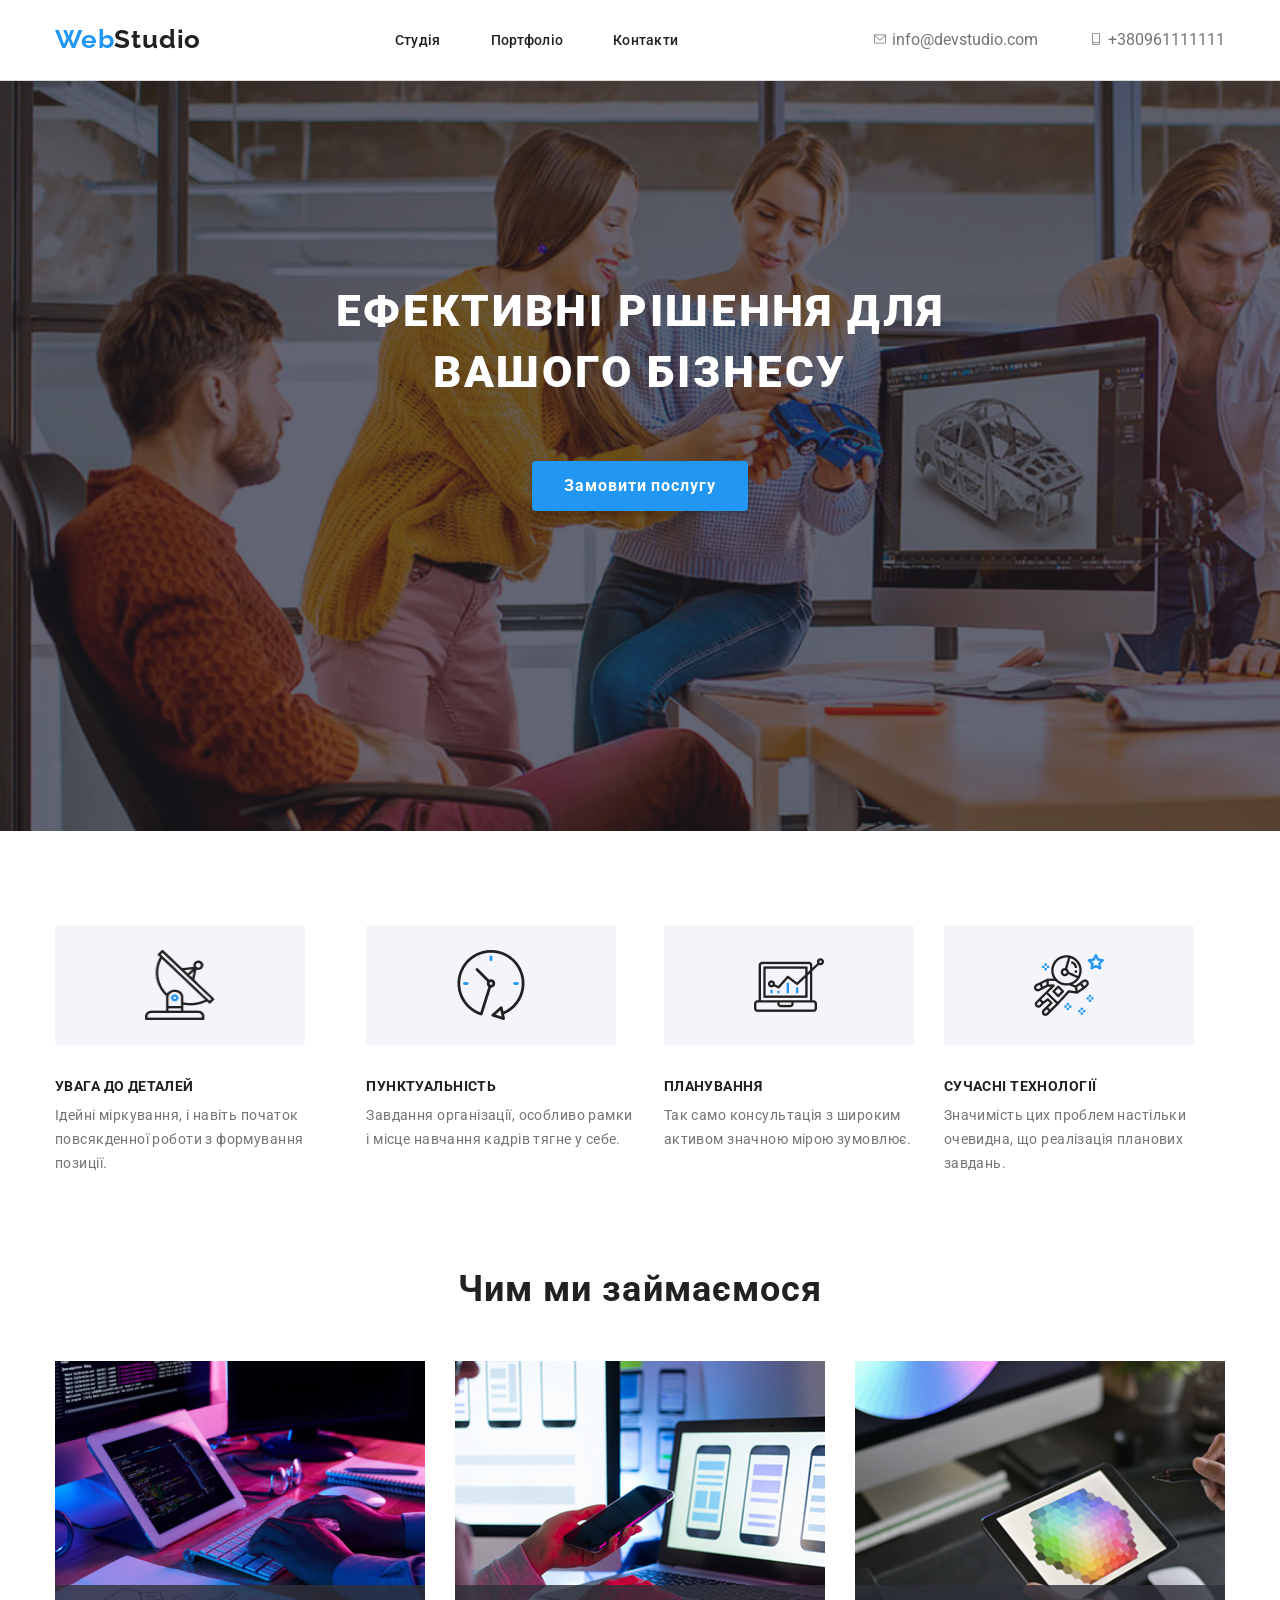
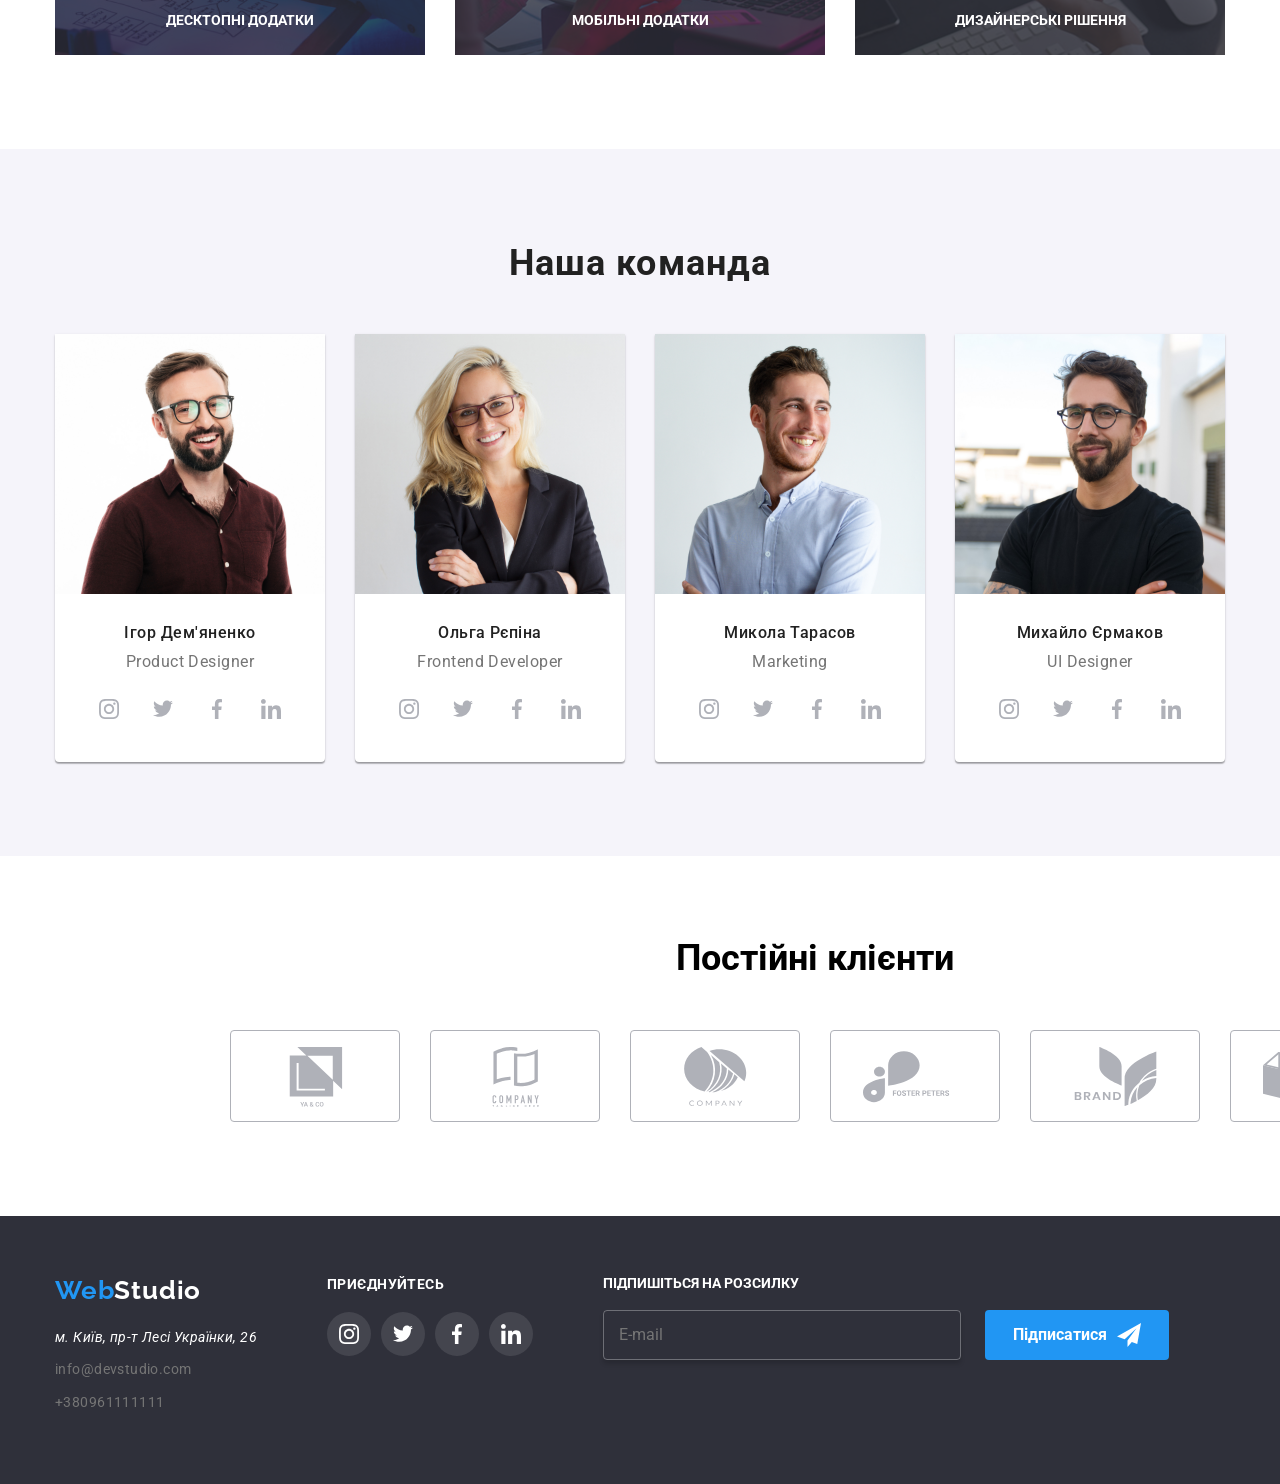
<file: index.html>
<!DOCTYPE html>
<html lang="en">
  <head>
    <meta charset="UTF-8" />
    <meta name="viewport" content="width=device-width, initial-scale=1.0" />
    <title>Document</title>
     <link
    rel="stylesheet"
    href="https://cdnjs.cloudflare.com/ajax/libs/animate.css/4.1.1/animate.min.css"
  />
    <link rel="preconnect" href="https://fonts.googleapis.com" />
    <link rel="preconnect" href="https://fonts.gstatic.com" crossorigin />
    <link
      href="https://fonts.googleapis.com/css2?family=Raleway:ital,wght@0,100..900;1,100..900&family=Roboto:ital,wght@0,100..900;1,100..900&display=swap"
      rel="stylesheet"
    />
    <link
      rel="stylesheet"
      href="https://cdnjs.cloudflare.com/ajax/libs/modern-normalize/3.0.1/modern-normalize.min.css"
      integrity="sha512-q6WgHqiHlKyOqslT/lgBgodhd03Wp4BEqKeW6nNtlOY4quzyG3VoQKFrieaCeSnuVseNKRGpGeDU3qPmabCANg=="
      crossorigin="anonymous"
      referrerpolicy="no-referrer"
    />
    <link rel="stylesheet" href="./css/main.min.css" />
  </head>
  <body>
    <header class="page-header">
      <div class="container">
      <a class="page-header__logo animate__animated animate__fadeInUp" href="./"><span class="logo-blue">Web</span>Studio</a>
      <nav class="header-nav">
        <ul class="page-header__list">
          <li class="page-header__item">
            <a href="./" class="page-header__link page-header__link--active">Студія</a>
          </li>
          <li class="page-header__item">
            <a href="./portfolio.html" class="page-header__link">Портфоліо</a>
          </li>
          <li class="page-header__item">
            <a href="./" class="page-header__link">Контакти</a>
          </li>
        </ul>
      </nav>
      <address class="page-header__address">
        <ul class="page-header__list">

          <li class="page-header__item">
             <a href="./" class="page-header__contact">
            <svg class="page-header__icon-wrap">
              <use class="page-header__icon" href="./img/symbol-defs.svg#icon-email"></use>
            </svg>
            info@devstudio.com
             </a>

          </li>
          <li class="page-header__item">
            <a href="./" class="page-header__contact">
             <svg class="page-header__icon-wrap">
              <use class="page-header__icon" href="./img/symbol-defs.svg#icon-number"></use>
            </svg>
            +380961111111
          </a>
          </li>
        
        </ul>
      </address>
    </div>
    </header>

    <main>
      <section class="hero">
        <div class="container">
        <h1 class="hero-title">Ефективні рішення для вашого бізнесу</h1>
        <div class="hero-btn ">
          <button  class="btn animate__animated animate__pulse animate__infinite" data-modal-open type="button">Замовити послугу</button>
          <div class="backdrop is-hidden" data-modal>
            <div class="modal">
            <button class="modal-close" data-modal-close >X</button>
            <p class="modal-text">Залиште свої дані, ми вам передзвонимо</p>
            <form action="form">
              <label for="form-label">
                <p class="form-input-text">Имя</p>
                <div class="input-wrap">
                <input class="form-input" type="text" placeholder="">
                <svg class="form-svg" width="18" height="18">
                <use href="./img/symbol-defsmodal.svg#icon-name"></use>
              </svg>
            </div>
              </label>

              <label for="form-label">
                <p class="form-input-text">Телефон</p>
               <div class="input-wrap">
                <input class="form-input" type="tel" placeholder="">
                <svg class="form-svg" width="18" height="18">
                <use href="./img/symbol-defsmodal.svg#icon-number"></use>
              </svg>
              </div>
              </label>
            

               <label for="form-label">
                <div class="input-wrap">
                <p class="form-input-text">Пошта</p>
                <input class="form-input" type="email" placeholder="">
                <svg class="form-svg" width="18" height="18">
                <use href="./img/symbol-defsmodal.svg#icon-email2"></use>
              </svg>
            </div>
              </label>
            

               <label for="form-label">
                <p class="form-input-text">Коментар</p>
                <input class="form-textarea" placeholder="Введіть текст">
               </label>
                

               <label class="form-checkbox">
                <input type="checkbox"> Погоджуюся з розсилкою та приймаю <a href="#">Умови договору</a>
               </label>

               <button type="submit" class="btn">
               Відправити
               </button>
            </form>
          </div>
          </div>
        </div>
      </div>
      </section>

      <section class="details">
        <div  class="container">
        <ul class="details-list">
          <li class="details-item">
            <h3 class="details-subtitle">УВАГА ДО ДЕТАЛЕЙ</h3>
            <p class="details-text">
              Ідейні міркування, і навіть початок повсякденної роботи з
              формування позиції.
            </p>
          </li>
          <li class="details-item">
            <h3 class="details-subtitle">ПУНКТУАЛЬНІСТЬ</h3>
            <p class="details-text">
              Завдання організації, особливо рамки і місце навчання кадрів тягне
              у себе.
            </p>
          </li>
          <li class="details-item">
            <h3 class="details-subtitle">ПЛАНУВАННЯ</h3>
            <p class="details-text">
              Так само консультація з широким активом значною мірою зумовлює.
            </p>
          </li>
          <li class="details-item">
            <h3 class="details-subtitle">СУЧАСНІ ТЕХНОЛОГІЇ</h3>
            <p class="details-text">
              Значимість цих проблем настільки очевидна, що реалізація планових
              завдань.
            </p>
          </li>
        </ul>
      </div>
      </section>

      <section class="srv">
        <div class="container">
        <h2 class="srv-subtitle">Чим ми займаємося</h2>
        <ul class="srv-list">
          <li class="srv-item">
            <img class="srv-img" src="./img/computer.jpg" alt="computer" />
            <p class="srv-text">Десктопні додатки</p>
          </li>
          <li class="srv-item">
            <img class="srv-img" src="./img/mobile.jpg" alt="mobile" />
            <p class="srv-text">Мобільні додатки</p>
          </li>
          <li class="srv-item">
            <img class="srv-img" src="./img/planshet.jpg" alt="planshet" />
            <p class="srv-text">Дизайнерські рішення</p>
          </li>
        </ul>
      </section>
      <section class="team">
        <div class="container">
        <h2 class="team-title">Наша команда</h2>
        <ul class="team-list">
          <li class="team-item">
            <img class="team-img" src="./img/Igor.jpg" alt="men" />
            <h3 class="team-name">Ігор Дем'яненко</h3>
            <p class="team-role">Product Designer</p>
            <div class="team-icons">
              <div class="team-social">
             <svg class="team-icons-svg">
              <use class="icon" href="./img/symbol-defs.svg#icon-instagram"></use>
            </svg>
          </div>
            <div class="team-social">
            <svg class="team-icons-svg">
              <use class="icon" href="./img/symbol-defs.svg#icon-twitter"></use>
            </svg>
          </div>
            <div class="team-social">
            <svg class="team-icons-svg">
              <use class="icon" href="./img/symbol-defs.svg#icon-facebook"></use>
            </svg>
          </div>
            <div class="team-social">
            <svg class="team-icons-svg">
              <use class="icon" href="./img/symbol-defs.svg#icon-in"></use>
            </svg>
          </div>
          </div>



          </li>
          <li class="team-item">
            <img class="team-img" src="./img/Olga.jpg" alt="woman" />
            <h3 class="team-name">Ольга Рєпіна</h3>
            <p class="team-role">Frontend Developer</p>
            <div class="team-icons">
              <div class="team-social">
             <svg class="team-icons-svg">
              <use class="icon" href="./img/symbol-defs.svg#icon-instagram"></use>
            </svg>
          </div>
            <div class="team-social">
            <svg class="team-icons-svg">
              <use class="icon" href="./img/symbol-defs.svg#icon-twitter"></use>
            </svg>
          </div>
            <div class="team-social">
            <svg class="team-icons-svg">
              <use class="icon" href="./img/symbol-defs.svg#icon-facebook"></use>
            </svg>
          </div>
            <div class="team-social">
            <svg class="team-icons-svg">
              <use class="icon" href="./img/symbol-defs.svg#icon-in"></use>
            </svg>
          </div>
          </div>
          <li class="team-item">
            <img class="team-img" src="./img/Mykola.jpg" alt="men" />
            <h3 class="team-name">Микола Тарасов</h3>
            <p class="team-role">Marketing</p>
            <div class="team-icons">
              <div class="team-social">
             <svg class="team-icons-svg">
              <use class="icon" href="./img/symbol-defs.svg#icon-instagram"></use>
            </svg>
          </div>
            <div class="team-social">
            <svg class="team-icons-svg">
              <use class="icon" href="./img/symbol-defs.svg#icon-twitter"></use>
            </svg>
          </div>
            <div class="team-social">
            <svg class="team-icons-svg">
              <use class="icon" href="./img/symbol-defs.svg#icon-facebook"></use>
            </svg>
          </div>
            <div class="team-social">
            <svg class="team-icons-svg">
              <use class="icon" href="./img/symbol-defs.svg#icon-in"></use>
            </svg>
          </div>
          </div>
          </li>
          <li class="team-item">
            <img class="team-img" src="./img/Myxaulo.jpg" alt="men" />
            <h3 class="team-name">Михайло Єрмаков</h3>
            <p class="team-role">UI Designer</p>
            <div class="team-icons">
              <div class="team-social">
             <svg class="team-icons-svg">
              <use class="icon" href="./img/symbol-defs.svg#icon-instagram"></use>
            </svg>
          </div>
            <div class="team-social">
            <svg class="team-icons-svg">
              <use class="icon" href="./img/symbol-defs.svg#icon-twitter"></use>
            </svg>
          </div>
            <div class="team-social">
            <svg class="team-icons-svg">
              <use class="icon" href="./img/symbol-defs.svg#icon-facebook"></use>
            </svg>
          </div>
            <div class="team-social">
            <svg class="team-icons-svg">
              <use class="icon" href="./img/symbol-defs.svg#icon-in"></use>
            </svg>
          </div>
          </div>
          </li>
        </ul>
      </div>
    </div>
      </section>
<section class="clients">
  <div class="container">
    <h2 class="clients-title">Постійні клієнти</h2>
    <ul class="clients-list">
      <li class="clients-item">
        <svg class="clients-icon">
          <use class="clients-icon animate__animated animate__heartBeat" href="./img/symbol-defs-clients.svg#icon-yaco"></use>
        </svg>
      </li>
      <li class="clients-item">
        <svg class="clients-icon">
          <use class="clients-icon animate__animated animate__heartBeat" href="./img/symbol-defs-clients.svg#icon-companytagline2"></use>
        </svg>
      </li>
      <li class="clients-item">
        <svg class="clients-icon">
          <use class="clients-icon animate__animated animate__heartBeat" href="./img/symbol-defs-clients.svg#icon-company"></use>
        </svg>
      </li>
      <li class="clients-item">
        <svg class="clients-icon">
          <use class="clients-icon animate__animated animate__heartBeat" href="./img/symbol-defs-clients.svg#icon-foster"></use>
        </svg>
      </li>
      <li class="clients-item">
        <svg class="clients-icon">
          <use class="clients-icon animate__animated animate__heartBeat" href="./img/symbol-defs-clients.svg#icon-brand"></use>
        </svg>
      </li>
      <li class="clients-item">
        <svg class="clients-icon">
          <use class="clients-icon animate__animated animate__heartBeat" href="./img/symbol-defs-clients.svg#icon-companytagline"></use>
        </svg>
      </li>
    </ul>
  </div>
</section>
    </main>

    <footer class="page-footer">
      <div class="container">
        <div class="footer-contacts">
        <div class="page-footer__logo-wrap">
      <a class="page-footer__logo" href="./">Web<span class="logo-white">Studio</span></a>
    </div>
      <ul class="page-footer__list">
        <li class="page-footer__item">
          <address class="page-footer__address">
            м. Київ, пр-т Лесі Українки, 26
          </address>
        </li>
        <li class="page-footer__item">
          <a class="page-footer__link" href="mailto:info@devstudio.com"
            >info@devstudio.com</a
          >
        </li>
        <li class="page-footer__item">
          <a class="page-footer__link" href="tel:+380961111111">+380961111111</a>
        </li>
      </ul>
       </div>
       <div>
        <p class="page-footer__title">ПРИЄДНУЙТЕСЬ</p>
        <div class="page-footer__social-list">
          <div class="page-footer__social-item">
        <svg class="page-footer__social-icon">
              <use class="footer-icon" href="./img/symbol-defs.svg#icon-instagram"></use>
            </svg>
          </div>
          <div class="page-footer__social-item" >
            <svg class="page-footer__social-icon">
              <use class="footer-icon" href="./img/symbol-defs.svg#icon-twitter"></use>
            </svg>
          </div>
          <div class="page-footer__social-item">
            <svg class="page-footer__social-icon">
              <use class="footer-icon" href="./img/symbol-defs.svg#icon-facebook"></use>
            </svg>
          </div>
          <div class="page-footer__social-item">
            <svg class="page-footer__social-icon">
              <use class="footer-icon" href="./img/symbol-defs.svg#icon-in"></use>
            </svg>
          </div>
          </div>
        </div>
          <div class="page-footer__form">
            <p class="page-footer__form-title">Підпишіться на розсилку</p>
           <div class="page-footer__form-wrap">
              <input type="email" class="page-footer__email" placeholder="E-mail">
              <button class="page-footer__button">Підписатися<svg class="page-footer__button-icon"><use href="./img/symbol-defsmodal.svg#icon-telegramicon"></use></svg></button> 
          </div>
        
    </div>
    </footer>
     <script src="./js/modal.js"></script>
  </body>
</html>
</file>
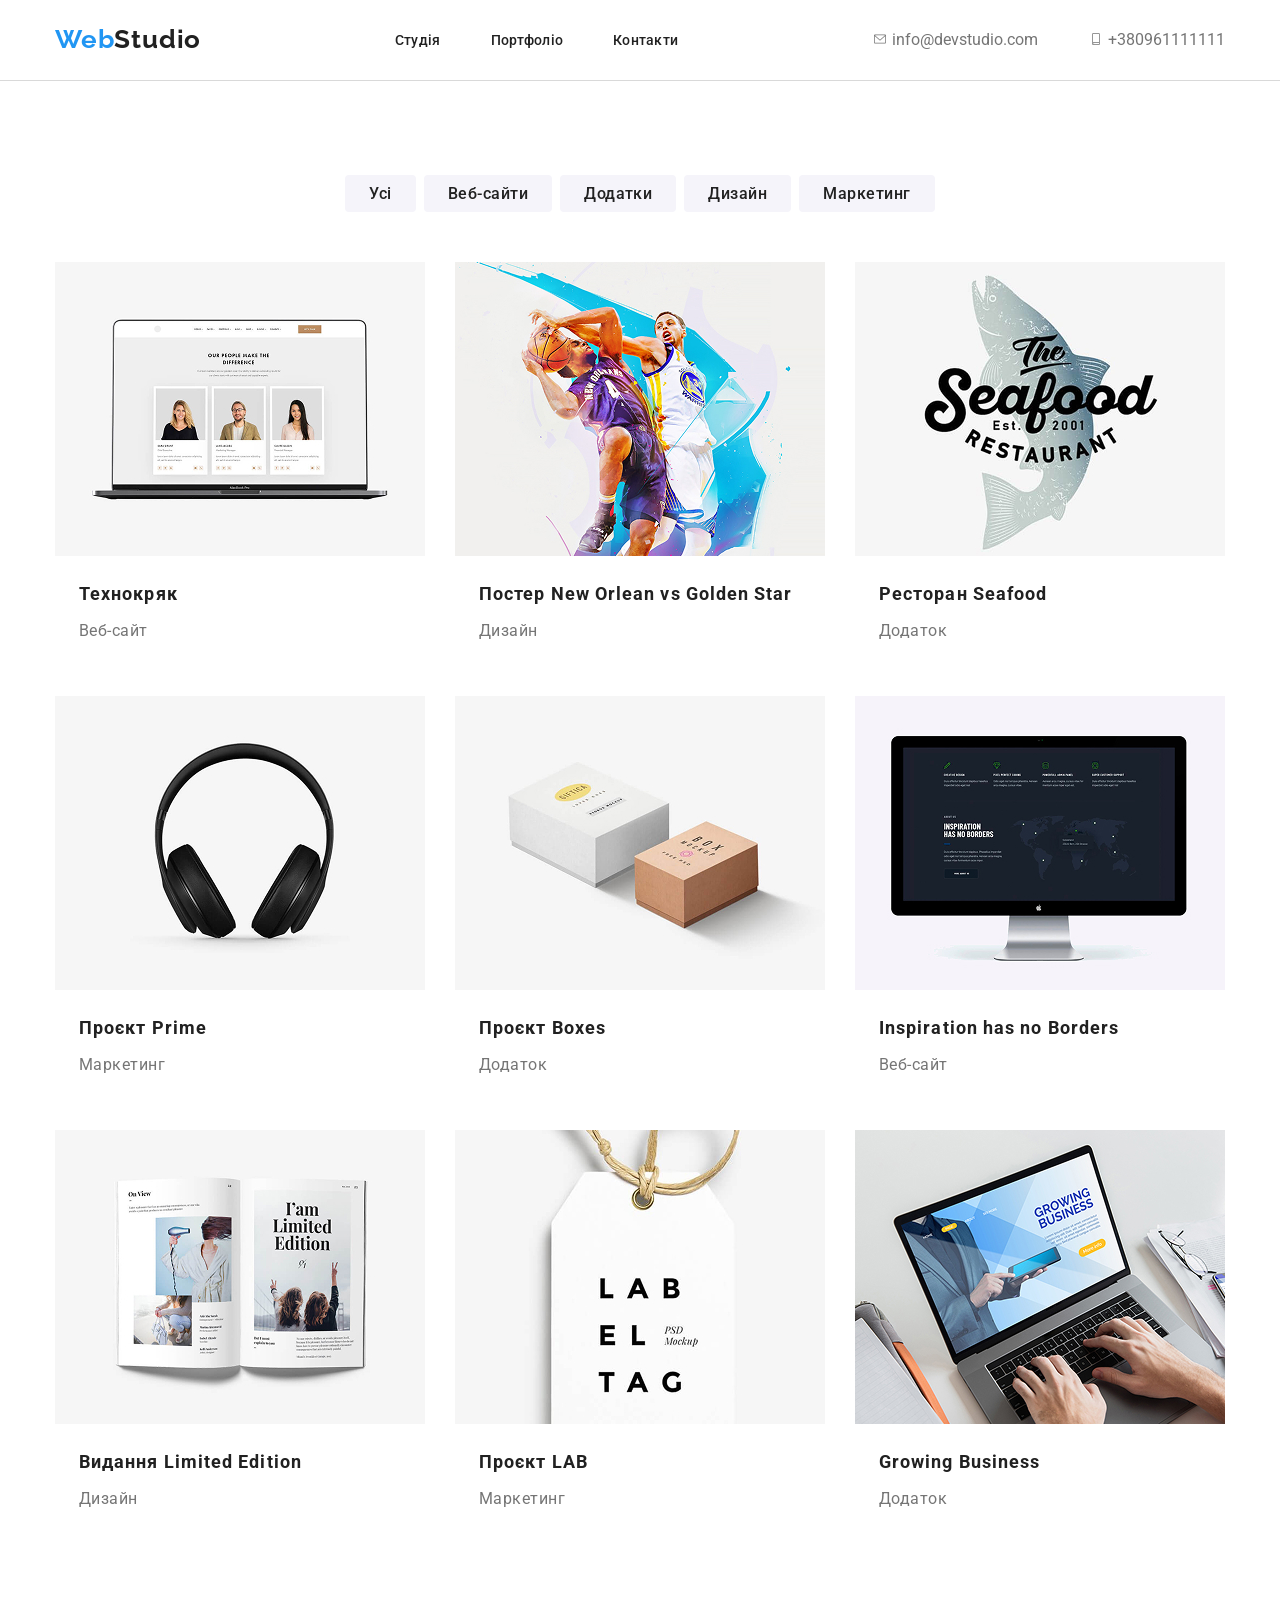
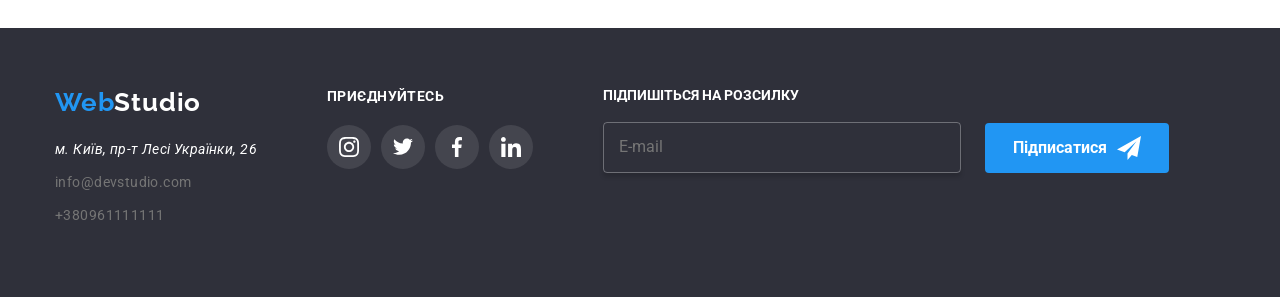
<file: portfolio.html>
<!DOCTYPE html>
<html lang="en">
  <head>
    <meta charset="UTF-8" />
    <meta name="viewport" content="width=device-width, initial-scale=1.0" />
    <title>Document</title>
    <link rel="preconnect" href="https://fonts.googleapis.com" />
    <link rel="preconnect" href="https://fonts.gstatic.com" crossorigin />
    <link
      href="https://fonts.googleapis.com/css2?family=Raleway:ital,wght@0,100..900;1,100..900&family=Roboto:ital,wght@0,100..900;1,100..900&display=swap"
      rel="stylesheet"
    />
    <link
      rel="stylesheet"
      href="https://cdnjs.cloudflare.com/ajax/libs/modern-normalize/3.0.1/modern-normalize.min.css"
      integrity="sha512-q6WgHqiHlKyOqslT/lgBgodhd03Wp4BEqKeW6nNtlOY4quzyG3VoQKFrieaCeSnuVseNKRGpGeDU3qPmabCANg=="
      crossorigin="anonymous"
      referrerpolicy="no-referrer"
    />
    <link rel="stylesheet" href="./css/main.min.css" />
  </head>
  <body class="portfolio-page">
    <header class="page-header">
      <div class="container">
      <a class="page-header__logo" href="./"><span class="logo-blue">Web</span>Studio</a>
      <nav class="header-nav">
        <ul class="page-header__list">
          <li class="page-header__item">
            <a class="page-header__link" href="./">Студія</a>
          </li>
          <li class="page-header__item">
            <a class="page-header__link page-header__link--active" href="./portfolio.html">Портфоліо</a>
          </li>
          <li class="page-header__item">
            <a class="page-header__link" href="./">Контакти</a>
          </li>
        </ul>
      </nav>
      <address class="page-header__address">
        <ul class="page-header__list">

          <li class="page-header__item">
             <a href="./" class="page-header__contact">
            <svg class="page-header__icon-wrap">
              <use class="page-header__icon" href="./img/symbol-defs.svg#icon-email"></use>
            </svg>
            info@devstudio.com
             </a>

          </li>
          <li class="page-header__item">
            <a href="./" class="page-header__contact">
             <svg class="page-header__icon-wrap">
              <use class="page-header__icon" href="./img/symbol-defs.svg#icon-number"></use>
            </svg>
            +380961111111
          </a>
          </li>


        </ul>
      </address>
    </div>
    </header>

    <main>
      <section class="portfolio">
        <div class="container">
        <ul class="portfolio__filter-list">
          <li class="portfolio__filter-item">
            <button class="portfolio__filter-button">Усі</button>
          </li>
          <li class="portfolio__filter-item">
            <button class="portfolio__filter-button">Веб-сайти</button>
          </li>
          <li class="portfolio__filter-item">
            <button class="portfolio__filter-button">Додатки</button>
          </li>
          <li class="portfolio__filter-item">
            <button class="portfolio__filter-button">Дизайн</button>
          </li>
          <li class="portfolio__filter-item">
            <button class="portfolio__filter-button">Маркетинг</button>
          </li>
        </ul>
        
        <ul class="portfolio__list">
          <li class="portfolio__item">
            <div class="portfolio__thumb">
            <img class="portfolio__img" src="./img/web.jpg" alt="web" />
            <div class="portfolio__overlay-content portfolio__overlay">
             <p>Ресурс пропонує комплексні пропозиції з різним рівнем функціоналу та сервісів. Все це дозволить відвідувачу отримати вичерпні відомості про компанію чи приватну особу.</p>
            </div>
          </div>
            <h2 class="portfolio__title">Технокряк</h2>
            <p class="portfolio__category">Веб-сайт</p>
          </li>
          <li class="portfolio-item">
            <div class="thumb">
            <img class="portfolio-img" src="./img/basket.jpg" alt="basket" />
            <div class="over portfolio-overlay">
             <p>Ресурс пропонує комплексні пропозиції з різним рівнем функціоналу та сервісів. Все це дозволить відвідувачу отримати вичерпні відомості про компанію чи приватну особу.</p>
            </div>
          </div>
            <h2 class="portfolio-title">Постер New Orlean vs Golden Star</h2>
            <p class="portfolio-category">Дизайн</p>
          </li>
          <li class="portfolio-item">
            <div class="thumb">
            <img class="portfolio-img" src="./img/seafood.jpg" alt="seafood" />
            <div class="over portfolio-overlay">
             <p>Ресурс пропонує комплексні пропозиції з різним рівнем функціоналу та сервісів. Все це дозволить відвідувачу отримати вичерпні відомості про компанію чи приватну особу.</p>
            </div>
          </div>
            <h2 class="portfolio-title">Ресторан Seafood</h2>
            <p class="portfolio-category">Додаток</p>
          </li>
          <li class="portfolio-item">
            <div class="thumb">
            <img
              class="portfolio-img"
              src="./img/headphones.jpg"
              alt="headphones"
            />
            <div class="over portfolio-overlay">
             <p>Ресурс пропонує комплексні пропозиції з різним рівнем функціоналу та сервісів. Все це дозволить відвідувачу отримати вичерпні відомості про компанію чи приватну особу.</p>
            </div>
          </div>
            <h2 class="portfolio-title">Проєкт Prime</h2>
            <p class="portfolio-category">Маркетинг</p>
          </li>
          <li class="portfolio-item">
            <div class="thumb">
            <img class="portfolio-img" src="./img/box.jpg" alt="box" />
            <div class=" over portfolio-overlay">
             <p>Ресурс пропонує комплексні пропозиції з різним рівнем функціоналу та сервісів. Все це дозволить відвідувачу отримати вичерпні відомості про компанію чи приватну особу.</p>
            </div>
          </div>
            <h2 class="portfolio-title">Проєкт Boxes</h2>
            <p class="portfolio-category">Додаток</p>
          </li>
          <li class="portfolio-item">
            <div class="thumb">
            <img
              class="portfolio-img"
              src="./img/computer2.jpg"
              alt="computer"
            />
            <div class="over portfolio-overlay">
             <p>Ресурс пропонує комплексні пропозиції з різним рівнем функціоналу та сервісів. Все це дозволить відвідувачу отримати вичерпні відомості про компанію чи приватну особу.</p>
            </div>
          </div>
            <h2 class="portfolio-title">Inspiration has no Borders</h2>
            <p class="portfolio-category">Веб-сайт</p>
          </li>
          <li class="portfolio-item">
            <div class="thumb">
            <img class="portfolio-img" src="./img/book.jpg" alt="book" />
            <div class="over portfolio-overlay">
             <p>Ресурс пропонує комплексні пропозиції з різним рівнем функціоналу та сервісів. Все це дозволить відвідувачу отримати вичерпні відомості про компанію чи приватну особу.</p>
            </div>
          </div>
            <h2 class="portfolio-title">Видання Limited Edition</h2>
            <p class="portfolio-category">Дизайн</p>
          </li>
          <li class="portfolio-item">
            <div class="thumb">
            <img class="portfolio-img" src="./img/lab.jpg" alt="lab" />
            <div class="over portfolio-overlay">
             <p>Ресурс пропонує комплексні пропозиції з різним рівнем функціоналу та сервісів. Все це дозволить відвідувачу отримати вичерпні відомості про компанію чи приватну особу.</p>
            </div>
          </div>
            <h2 class="portfolio-title">Проєкт LAB</h2>
            <p class="portfolio-category">Маркетинг</p>
          </li>
          <li class="portfolio-item">
            <div class="thumb">
            <img
              class="portfolio-img"
              src="./img/business.jpg"
              alt="business"
            />
            <div class="over portfolio-overlay">
             <p>Ресурс пропонує комплексні пропозиції з різним рівнем функціоналу та сервісів. Все це дозволить відвідувачу отримати вичерпні відомості про компанію чи приватну особу.</p>
            </div>
          </div>
            <h2 class="portfolio-title">Growing Business</h2>
            <p class="portfolio-category">Додаток</p>
          </li>
        </ul>
      
      </div>
      </section>
    </main>
<footer class="page-footer">
      <div class="container">
        <div class="footer-contacts">
        <div class="page-footer__logo-wrap">
      <a class="page-footer__logo" href="./">Web<span class="logo-white">Studio</span></a>
    </div>
      <ul class="page-footer__list">
        <li class="page-footer__item">
          <address class="page-footer__address">
            м. Київ, пр-т Лесі Українки, 26
          </address>
        </li>
        <li class="page-footer__item">
          <a class="page-footer__link" href="mailto:info@devstudio.com"
            >info@devstudio.com</a
          >
        </li>
        <li class="page-footer__item">
          <a class="page-footer__link" href="tel:+380961111111">+380961111111</a>
        </li>
      </ul>
       </div>
       <div>
        <p class="page-footer__title">ПРИЄДНУЙТЕСЬ</p>
        <div class="page-footer__social-list">
          <div class="page-footer__social-item">
        <svg class="page-footer__social-icon">
              <use class="footer-icon" href="./img/symbol-defs.svg#icon-instagram"></use>
            </svg>
          </div>
          <div class="page-footer__social-item" >
            <svg class="page-footer__social-icon">
              <use class="footer-icon" href="./img/symbol-defs.svg#icon-twitter"></use>
            </svg>
          </div>
          <div class="page-footer__social-item">
            <svg class="page-footer__social-icon">
              <use class="footer-icon" href="./img/symbol-defs.svg#icon-facebook"></use>
            </svg>
          </div>
          <div class="page-footer__social-item">
            <svg class="page-footer__social-icon">
              <use class="footer-icon" href="./img/symbol-defs.svg#icon-in"></use>
            </svg>
          </div>
          </div>
        </div>
        <div class="page-footer__form">
            <p class="page-footer__form-title">Підпишіться на розсилку</p>
           <div class="page-footer__form-wrap">
              <input type="email" class="page-footer__email" placeholder="E-mail">
              <button class="page-footer__button">Підписатися<svg class="page-footer__button-icon"><use href="./img/symbol-defsmodal.svg#icon-telegramicon"></use></svg></button> 
          </div>
    </div>

    </footer>
  </div>
  </body>
</html>
</file>
<file: css/main.min.css>
ul{list-style:none;margin:0;padding:0}h1,h2,h3{margin:0;padding:0}p{margin:0}*{box-sizing:border-box}img{display:block}.container{width:1200px;padding:0 15px;margin:0 auto}body{font-family:"Roboto",sans-serif}.logo-blue{color:#2196f3}.logo-white{color:#fff}.hero-title{margin:0 auto 30px}.portfolio-btn,.portfolio__filter-button{border:none}.logo{animation:fadeInUp 1s ease}.page-header{border-bottom:1px solid #d9d9d9}.page-header .container{display:flex;align-items:center;justify-content:space-between}.page-header__icon-wrap{width:16px;height:12px}.page-header__list{display:flex;gap:50px}.page-header__address{font-style:normal}.page-header__logo{font-family:"Raleway",sans-serif;text-decoration:none;font-weight:700;font-size:26px;letter-spacing:.8px;color:#212121;padding-top:25px;padding-bottom:25px}.page-header__link{position:relative;text-decoration:none;font-size:14px;font-weight:500;letter-spacing:.28px;color:#212121;transition:color 250ms cubic-bezier(0.4, 0, 0.2, 1)}.page-header__link:hover{color:#2196f3}.page-header__link::after{content:"";width:100%;height:4px;bottom:-32px;border-radius:2px;background-color:#2196f3;left:0;position:absolute;transform:scaleX(0);transform-origin:left;transition:transform 250ms cubic-bezier(0.4, 0, 0.2, 1)}.page-header__link:hover::after{transform:scaleX(1)}.page-header__link--active{position:relative}.page-header__contact{transition:color 250ms cubic-bezier(0.4, 0, 0.2, 1);color:#757575;text-decoration:none}.page-header__contact:hover{color:#2196f3}.page-header__contact:hover .page-header__icon{fill:#2196f3}.page-header__icon{fill:#757575;transition:fill 250ms cubic-bezier(0.4, 0, 0.2, 1)}.hero{background-color:#2f303a;padding-top:200px;padding-bottom:280px;background-image:linear-gradient(rgba(47, 48, 58, 0.4), rgba(47, 48, 58, 0.4)),url("../img/work.jpg");background-repeat:no-repeat;background-size:cover}.hero-title{width:696px;height:120px;line-height:1.4;font-weight:900;font-size:44px;letter-spacing:2.64px;text-align:center;text-transform:uppercase;color:#fff}.hero-btn{display:flex;flex-direction:column;align-items:center;justify-content:center;border-radius:4px}button.btn{font-family:"Roboto",sans-serif;font-weight:700;font-size:16px;letter-spacing:.96px;line-height:30px;text-align:center;background-color:#2196f3;color:#fff;box-shadow:0 4px 4px 0 rgba(0,0,0,.15);border-radius:4px;border:none;padding:10px 32px}.backdrop{position:fixed;top:0;left:0;width:100%;height:100%;opacity:1;transition:opacity 250ms cubic-bezier(0.4, 0, 0.2, 1),visibility 250ms cubic-bezier(0.4, 0, 0.2, 1)}.backdrop.is-hidden{opacity:0;visibility:hidden;pointer-events:none}.backdrop.is-hidden .modal{transform:translate(-50%, -50%) scale(0.5);opacity:0}.no-scroll{overflow:hidden}.modal{position:relative;top:50%;left:50%;max-width:528px;max-height:581px;padding:40px;background-color:#fff;border-radius:4px;box-shadow:0 2px 1px 0 rgba(0,0,0,.2),0 1px 1px 0 rgba(0,0,0,.14),0 1px 3px 0 rgba(0,0,0,.12);transform:translate(-50%, -50%) scale(1);transition:transform 250ms cubic-bezier(0.4, 0, 0.2, 1),opacity 250ms cubic-bezier(0.4, 0, 0.2, 1);opacity:1}.modal-close{position:absolute;top:15px;right:15px;border:1px solid rgba(0,0,0,.1)}.modal-close:hover{color:#2196f3}.modal-text{color:#212121;text-align:center;font-family:Roboto,sans-serif;font-size:20px;font-weight:700;letter-spacing:.6px;padding-bottom:12px}.input-wrap{position:relative;margin-bottom:10px}.form-input-text{color:#757575;font-family:Roboto,sans-serif;font-size:12px;font-weight:400;letter-spacing:.12px;margin-bottom:4px}.form-input{padding-left:40px}.form-svg{position:absolute;left:12px;transform:translateY(50%)}.btn{display:block;margin:30px auto 40px}.form-input,.form-textarea{width:448px;height:40px;padding:11px;border-radius:4px;border:1px solid rgba(33,33,33,.2)}.form-input:focus,.form-textarea:focus{border:1px solid #2196f3;outline:none}.input-wrap:focus-within .form-svg{fill:#2196f3}.form-textarea{height:120px;margin-bottom:20px;font-weight:400;font-size:12px;letter-spacing:.01em;color:rgba(117,117,117,.5)}.form-checkbox{color:#757575}.form-checkbox a{color:#2196f3}.details{padding-top:94px}.details-list{display:flex;justify-content:space-between;gap:30px}.details-subtitle{margin-bottom:10px;font-weight:700;font-size:14px;letter-spacing:.42px;text-transform:uppercase;color:#212121}.details-subtitle::before{content:"";display:inline-block;background-color:#f5f4fa;width:250px;height:120px;background-image:url("../img/Group.png");background-repeat:no-repeat;background-position:center;background-size:70px 70px;margin-bottom:30px;border-radius:4px}.details-item:nth-child(2) .details-subtitle::before{background-image:url("../img/clock.png")}.details-item:nth-child(3) .details-subtitle::before{background-image:url("../img/diagram.png")}.details-item:nth-child(4) .details-subtitle::before{background-image:url("../img/astronaut.png")}.details-text{line-height:1.7;font-weight:400;font-size:14px;letter-spacing:.42px;color:#757575}.srv{padding-top:94px;padding-bottom:94px}.srv-list{display:flex;justify-content:center;gap:30px}.srv-subtitle{margin-bottom:50px;font-weight:700;font-size:36px;letter-spacing:1.08px;text-align:center;color:#212121}.srv-item{position:relative}.srv-text{display:flex;justify-content:center;align-items:center;position:absolute;bottom:0;left:0;height:70px;background:rgba(47,48,58,.8);width:100%;text-align:center;font-family:"Roboto",sans-serif;font-weight:700;font-size:14px;line-height:1;text-transform:uppercase;color:#fff}.team{background-color:#f5f4fa;padding-top:94px;padding-bottom:94px}.team-title{margin-bottom:50px;font-weight:700;font-size:36px;letter-spacing:1.08px;text-align:center;color:#212121}.team-list{display:flex;justify-content:space-between;gap:30px}.team-item{width:270px;height:428px;border-radius:0 0 4px 4px;background:#fff;box-shadow:0 1px 3px 0 rgba(0,0,0,.12),0 1px 1px 0 rgba(0,0,0,.14),0 2px 1px 0 rgba(0,0,0,.2)}.team-img{width:270px;height:260px;margin-bottom:30px}.team-name{font-weight:500;font-size:16px;letter-spacing:.48px;text-align:center;color:#212121;margin-bottom:10px}.team-role{font-weight:400;font-size:16px;letter-spacing:.48px;text-align:center;color:#757575}.team-icons{display:flex;justify-content:center;gap:10px;margin-top:16px;fill:#afb1b8}.team-icons-svg{width:20px;height:20px}.team-social{width:44px;height:44px;display:flex;align-items:center;justify-content:center;border-radius:50%;transition:background-color 250ms cubic-bezier(0.4, 0, 0.2, 1)}.team-social:hover{background-color:#2196f3;fill:#fff}.team-icon-svg{transition:fill 250ms cubic-bezier(0.4, 0, 0.2, 1)}.clients{padding-top:82px;padding-left:215px;padding-right:215px;padding-bottom:94px}.clients-title{font-weight:700;font-size:36px;padding-bottom:50px;text-align:center}.clients-list{display:flex;justify-content:center;align-items:center;gap:30px}.clients-item{border:1px solid #afb1b8;padding:16px 32px;border-radius:4px;fill:#afb1b8;width:170px;height:92px;transition:border 250ms cubic-bezier(0.4, 0, 0.2, 1),fill 250ms cubic-bezier(0.4, 0, 0.2, 1)}.clients-item:hover{border:1px solid #2196f3;fill:#2196f3}.clients-icon{width:106px;height:60px}.clients-icon:hover{animation:heartBeat 1s linear}.page-footer{background-color:#2f303a;padding-top:60px;padding-bottom:60px}.page-footer .container{display:flex;align-items:flex-start;gap:70px}.page-footer__item{line-height:1.7;font-weight:400;font-size:14px;letter-spacing:.42px;color:#fff;margin-bottom:9px}.page-footer__logo-wrap{margin-bottom:20px}.page-footer__logo{font-family:"Raleway",sans-serif;text-decoration:none;font-weight:700;font-size:26px;letter-spacing:.8px;color:#2196f3}.page-footer__link{text-decoration:none;color:#757575}.page-footer__title{color:#fff;font-family:"Roboto",sans-serif;font-size:14px;font-weight:700;letter-spacing:.42px}.page-footer__social-list{display:flex;gap:10px;margin-top:20px}.page-footer__social-item{width:44px;height:44px;background:hsla(0,0%,100%,.1);border-radius:50%;fill:#fff;display:flex;align-items:center;justify-content:center;transition:background-color 250ms cubic-bezier(0.4, 0, 0.2, 1)}.page-footer__social-item:hover{background-color:#2196f3}.page-footer__social-icon{width:20px;height:20px}.page-footer__form-title{font-family:"Roboto",sans-serif;font-weight:700;font-size:14px;line-height:1;text-transform:uppercase;color:#fff;margin-bottom:20px}.page-footer__form-wrap{display:flex;align-items:center;gap:12px}.page-footer__email{background:rgba(33,150,243,0);border:solid 1px hsla(0,0%,100%,.3);border-radius:4px;padding:15px 0 15px 15px;width:358px;color:#fff;box-shadow:0 4px 4px 0 rgba(0,0,0,.15)}.page-footer__button{display:flex;align-items:center;background-color:#2196f3;font-family:"Roboto",sans-serif;font-weight:700;font-size:16px;line-height:30px;text-align:center;border-radius:4px;margin-left:12px;color:#fff;padding:10px 28px;border:none}.page-footer__button-icon{width:24px;height:24px;fill:#fff;margin-left:10px}.portfolio__filter-list,.portfolio-list-btn{display:flex;flex-wrap:wrap;justify-content:center;gap:8px;margin:50px;margin-top:94px}.portfolio__filter-button,.portfolio-btn{line-height:1.6;font-weight:500;font-size:16px;letter-spacing:.48px;text-align:center;background-color:#f5f4fa;color:#212121;padding:6px 24px;border-radius:4px;transition:background-color 250ms cubic-bezier(0.4, 0, 0.2, 1)}.portfolio__filter-button:hover,.portfolio-btn:hover{border-radius:4px;background-color:#2196f3;color:#f5f4fa}.portfolio__list,.portfolio-list{display:flex;flex-wrap:wrap;justify-content:center;gap:30px;padding-bottom:94px}.portfolio__item,.portfolio-item{display:block;width:370px;height:404px;outline:1px #757575}.portfolio__item:hover,.portfolio-item:hover{background:#fff;box-shadow:0 1px 1px 0 rgba(0,0,0,.12),0 4px 4px 0 rgba(0,0,0,.06),1px 4px 6px 0 rgba(0,0,0,.16)}.portfolio__item:hover .portfolio__overlay,.portfolio__item:focus .portfolio__overlay,.portfolio__item:hover .portfolio-overlay,.portfolio__item:focus .portfolio-overlay,.portfolio-item:hover .portfolio__overlay,.portfolio-item:focus .portfolio__overlay,.portfolio-item:hover .portfolio-overlay,.portfolio-item:focus .portfolio-overlay{transform:translateY(0)}.portfolio__thumb,.thumb{position:relative;overflow:hidden}.portfolio__img,.portfolio-img{width:370px;height:294px}.portfolio__overlay-content,.over{position:absolute;top:0;left:0;width:100%;height:100%;background-color:rgba(33,150,243,.9);color:#f5f4fa;display:flex;justify-content:center;align-items:center;font-family:Roboto,sans-serif;font-size:18px;font-weight:400;line-height:28px;letter-spacing:.54px;padding:63px 24px}.portfolio__overlay,.portfolio-overlay{transform:translateY(100%);transition:transform 250ms cubic-bezier(0.4, 0, 0.2, 1)}.portfolio__title,.portfolio-title{line-height:2;font-weight:700;font-size:18px;letter-spacing:1.08px;color:#212121;margin:20px 24px 4px}.portfolio__category,.portfolio-category{line-height:1.88;font-weight:400;font-size:16px;letter-spacing:.48px;color:#757575;margin:4px 24px 20px}/*# sourceMappingURL=main.min.css.map */
</file>
